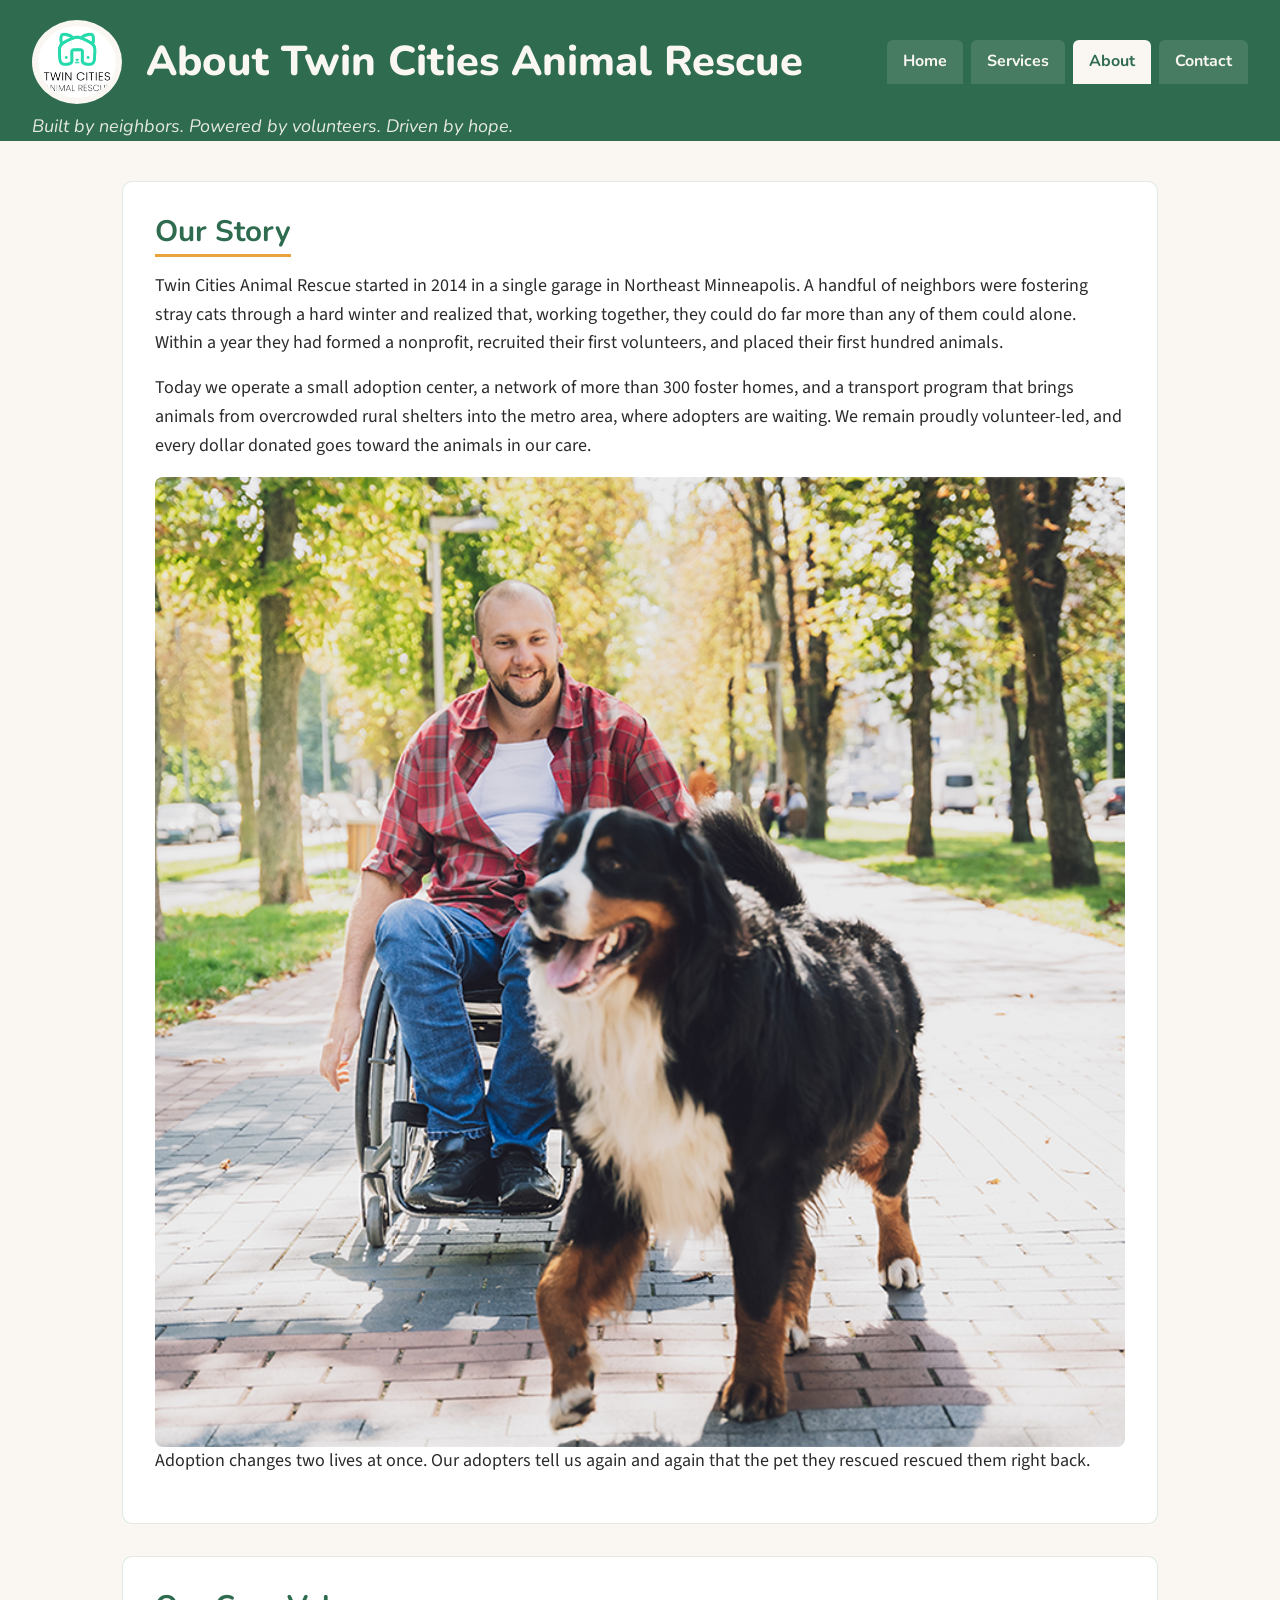
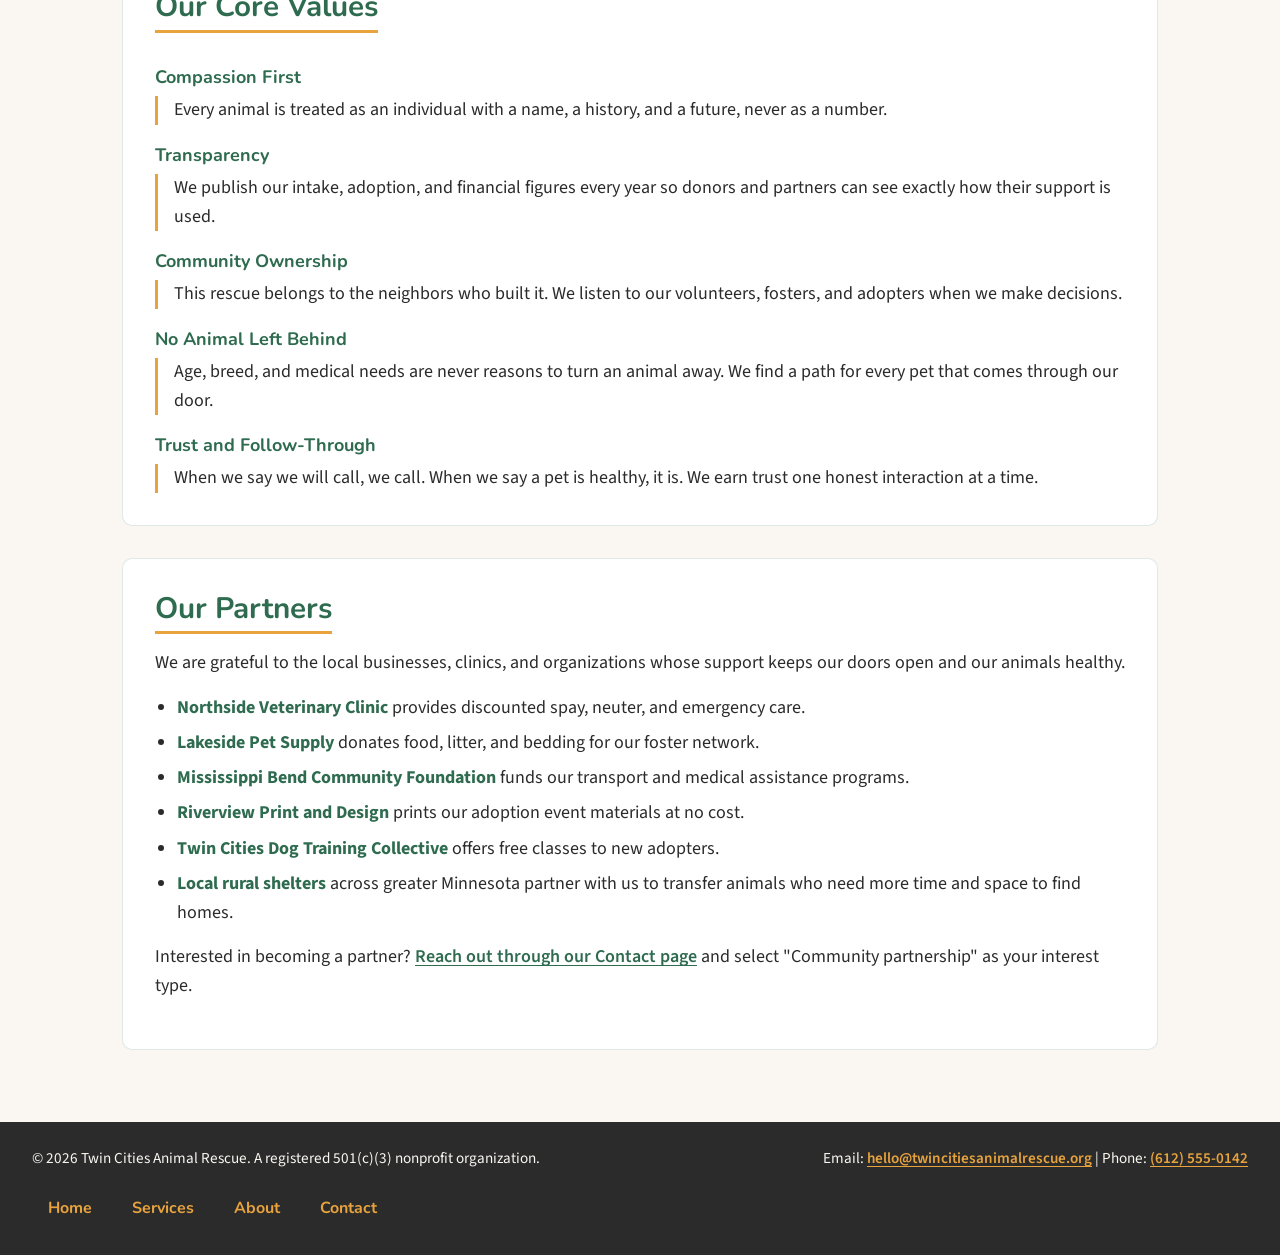
<file: about.html>
<!DOCTYPE html>
<html lang="en">
<head>
    <meta charset="UTF-8">
    <meta name="viewport" content="width=device-width, initial-scale=1.0">
    <meta name="description" content="The story, core values, and community partners behind Twin Cities Animal Rescue.">
    <title>Twin Cities Animal Rescue | About</title>
    <link rel="preconnect" href="https://fonts.googleapis.com">
    <link rel="preconnect" href="https://fonts.gstatic.com" crossorigin>
    <link href="https://fonts.googleapis.com/css2?family=Nunito:ital,wght@0,700;0,800;1,600&family=Source+Sans+3:wght@400;600&display=swap" rel="stylesheet">
    <link rel="stylesheet" href="styles.css">
</head>
<body>
    <header>
        <img src="rescue-logo_c.png" alt="Twin Cities Animal Rescue logo" width="120">
        <h1>About Twin Cities Animal Rescue</h1>
        <p>Built by neighbors. Powered by volunteers. Driven by hope.</p>
        <nav aria-label="Main navigation">
            <ul>
                <li><a href="index.html">Home</a></li>
                <li><a href="services.html">Services</a></li>
                <li><a href="about.html" aria-current="page">About</a></li>
                <li><a href="contact.html">Contact</a></li>
            </ul>
        </nav>
    </header>

    <main>
        <section aria-labelledby="story-heading">
            <h2 id="story-heading">Our Story</h2>
            <p>Twin Cities Animal Rescue started in 2014 in a single garage in Northeast Minneapolis. A handful of neighbors were fostering stray cats through a hard winter and realized that, working together, they could do far more than any of them could alone. Within a year they had formed a nonprofit, recruited their first volunteers, and placed their first hundred animals.</p>
            <p>Today we operate a small adoption center, a network of more than 300 foster homes, and a transport program that brings animals from overcrowded rural shelters into the metro area, where adopters are waiting. We remain proudly volunteer-led, and every dollar donated goes toward the animals in our care.</p>

            <picture>
                <source media="(min-width: 800px)" srcset="rescue-feature-large_c.png">
                <img src="rescue-feature-small_c.png" alt="A smiling man in a red plaid shirt using a wheelchair walks along a tree-lined brick path with his adopted Bernese Mountain Dog" width="800">
            </picture>
            <p>Adoption changes two lives at once. Our adopters tell us again and again that the pet they rescued rescued them right back.</p>
        </section>

        <section aria-labelledby="values-heading">
            <h2 id="values-heading">Our Core Values</h2>
            <dl>
                <dt>Compassion First</dt>
                <dd>Every animal is treated as an individual with a name, a history, and a future, never as a number.</dd>

                <dt>Transparency</dt>
                <dd>We publish our intake, adoption, and financial figures every year so donors and partners can see exactly how their support is used.</dd>

                <dt>Community Ownership</dt>
                <dd>This rescue belongs to the neighbors who built it. We listen to our volunteers, fosters, and adopters when we make decisions.</dd>

                <dt>No Animal Left Behind</dt>
                <dd>Age, breed, and medical needs are never reasons to turn an animal away. We find a path for every pet that comes through our door.</dd>

                <dt>Trust and Follow-Through</dt>
                <dd>When we say we will call, we call. When we say a pet is healthy, it is. We earn trust one honest interaction at a time.</dd>
            </dl>
        </section>

        <section aria-labelledby="partners-heading">
            <h2 id="partners-heading">Our Partners</h2>
            <p>We are grateful to the local businesses, clinics, and organizations whose support keeps our doors open and our animals healthy.</p>
            <ul>
                <li><strong>Northside Veterinary Clinic</strong> provides discounted spay, neuter, and emergency care.</li>
                <li><strong>Lakeside Pet Supply</strong> donates food, litter, and bedding for our foster network.</li>
                <li><strong>Mississippi Bend Community Foundation</strong> funds our transport and medical assistance programs.</li>
                <li><strong>Riverview Print and Design</strong> prints our adoption event materials at no cost.</li>
                <li><strong>Twin Cities Dog Training Collective</strong> offers free classes to new adopters.</li>
                <li><strong>Local rural shelters</strong> across greater Minnesota partner with us to transfer animals who need more time and space to find homes.</li>
            </ul>
            <p>Interested in becoming a partner? <a href="contact.html">Reach out through our Contact page</a> and select "Community partnership" as your interest type.</p>
        </section>
    </main>

    <footer>
        <p>&copy; 2026 Twin Cities Animal Rescue. A registered 501(c)(3) nonprofit organization.</p>
        <p>Email: <a href="mailto:hello@twincitiesanimalrescue.org">hello@twincitiesanimalrescue.org</a> | Phone: <a href="tel:+16125550142">(612) 555-0142</a></p>
        <nav aria-label="Footer navigation">
            <ul>
                <li><a href="index.html">Home</a></li>
                <li><a href="services.html">Services</a></li>
                <li><a href="about.html">About</a></li>
                <li><a href="contact.html">Contact</a></li>
            </ul>
        </nav>
    </footer>
    <script src="script.js"></script>
</body>
</html>
</file>
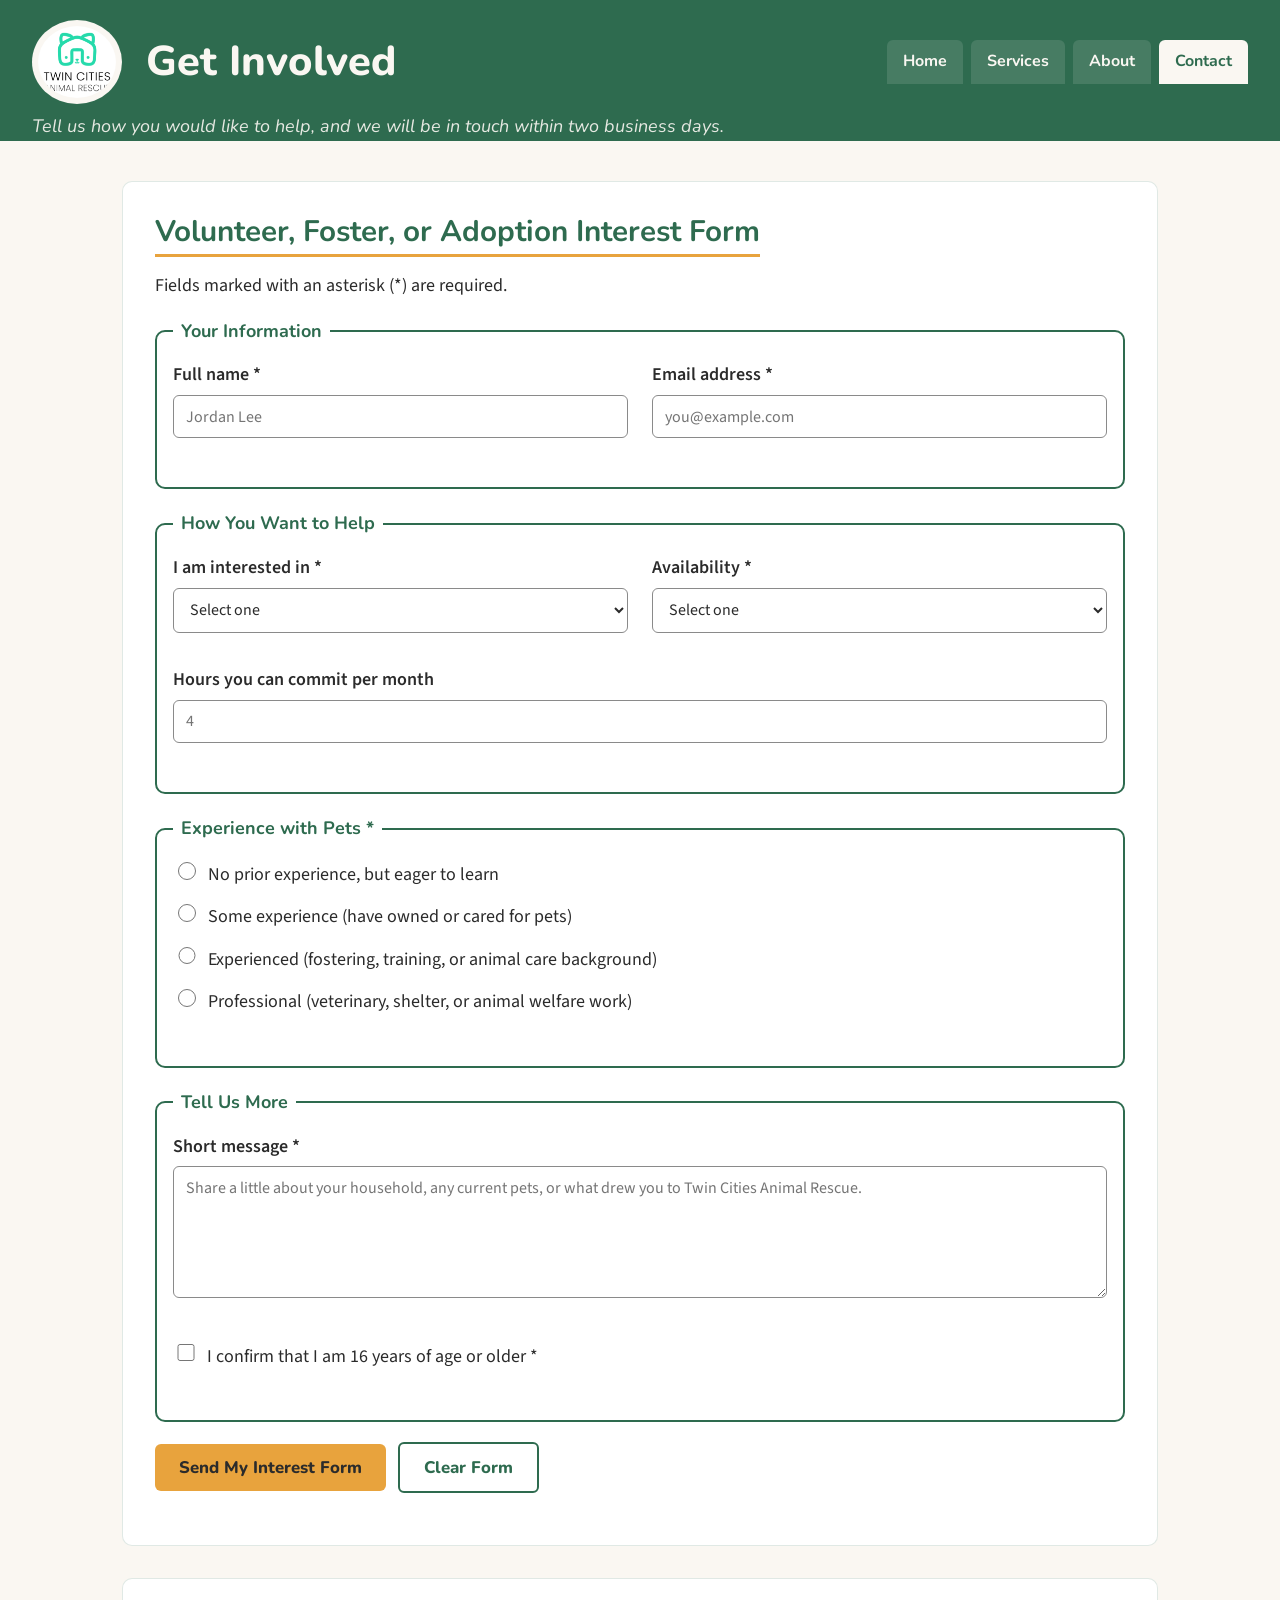
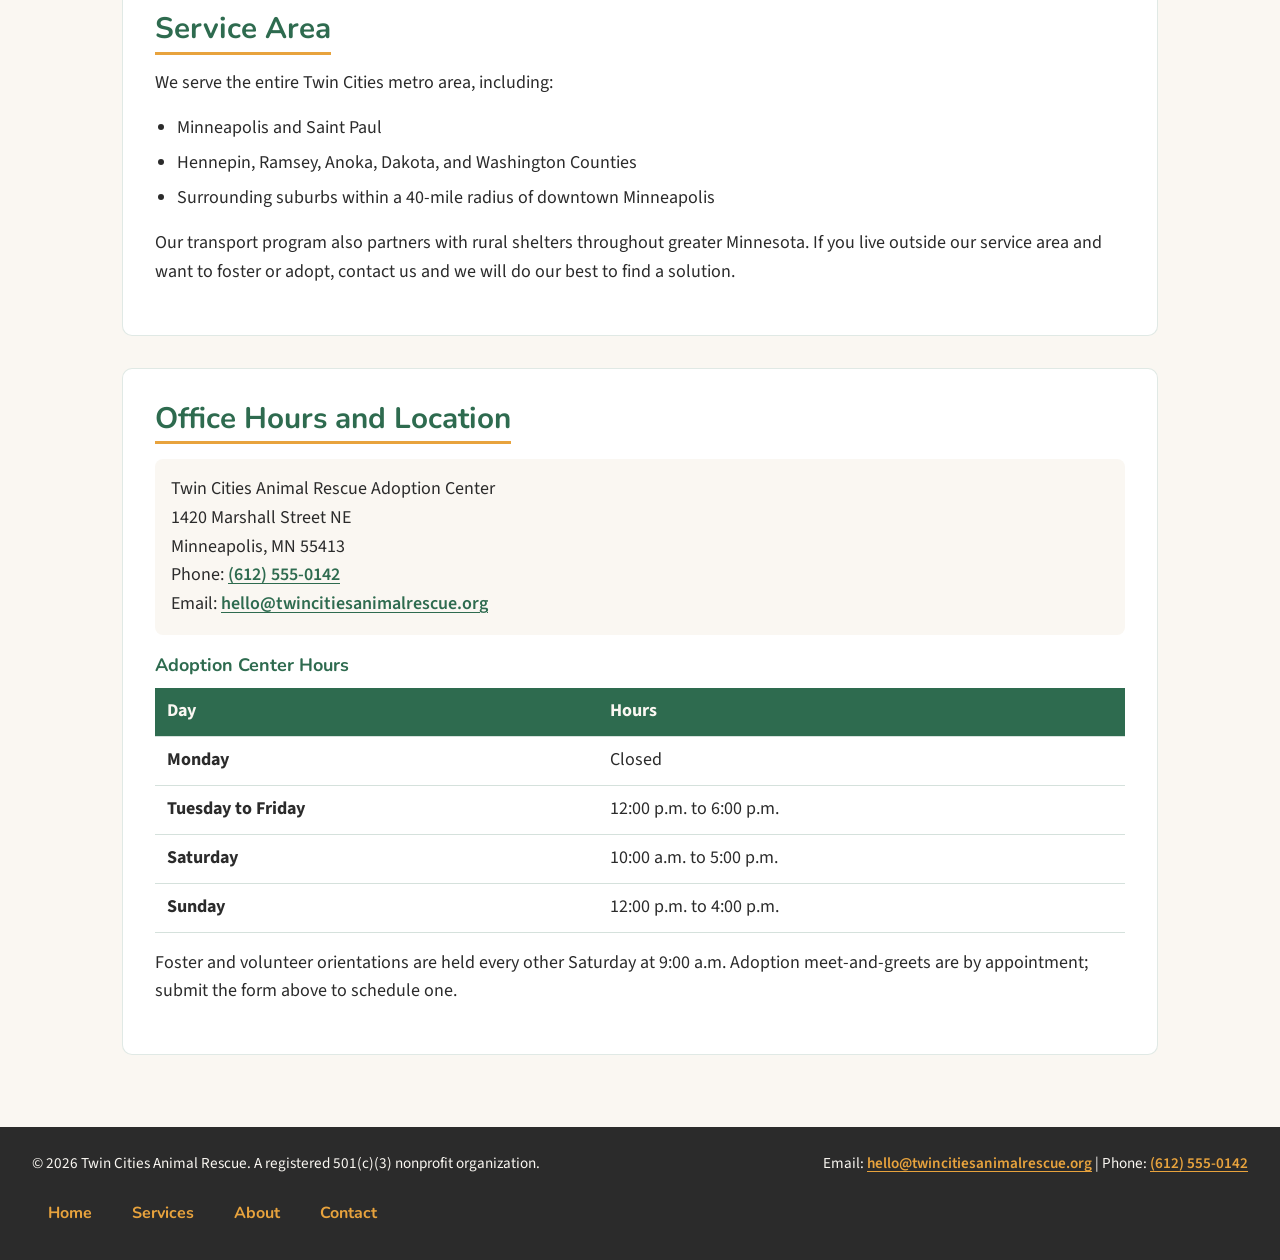
<file: contact.html>
<!DOCTYPE html>
<html lang="en">
<head>
    <meta charset="UTF-8">
    <meta name="viewport" content="width=device-width, initial-scale=1.0">
    <meta name="description" content="Contact Twin Cities Animal Rescue to volunteer, foster, or ask about adoption. Find our service area and office hours.">
    <title>Twin Cities Animal Rescue | Contact</title>
    <link rel="preconnect" href="https://fonts.googleapis.com">
    <link rel="preconnect" href="https://fonts.gstatic.com" crossorigin>
    <link href="https://fonts.googleapis.com/css2?family=Nunito:ital,wght@0,700;0,800;1,600&family=Source+Sans+3:wght@400;600&display=swap" rel="stylesheet">
    <link rel="stylesheet" href="styles.css">
</head>
<body>
    <header>
        <img src="rescue-logo_c.png" alt="Twin Cities Animal Rescue logo" width="120">
        <h1>Get Involved</h1>
        <p>Tell us how you would like to help, and we will be in touch within two business days.</p>
        <nav aria-label="Main navigation">
            <ul>
                <li><a href="index.html">Home</a></li>
                <li><a href="services.html">Services</a></li>
                <li><a href="about.html">About</a></li>
                <li><a href="contact.html" aria-current="page">Contact</a></li>
            </ul>
        </nav>
    </header>

    <main>
        <section aria-labelledby="form-heading">
            <h2 id="form-heading">Volunteer, Foster, or Adoption Interest Form</h2>
            <p>Fields marked with an asterisk (*) are required.</p>

            <form action="#" method="post">
                <fieldset>
                    <legend>Your Information</legend>

                    <p>
                        <label for="full-name">Full name *</label><br>
                        <input type="text" id="full-name" name="full-name" required minlength="2" maxlength="80" autocomplete="name" placeholder="Jordan Lee">
                    </p>

                    <p>
                        <label for="email">Email address *</label><br>
                        <input type="email" id="email" name="email" required autocomplete="email" placeholder="you@example.com">
                    </p>
                </fieldset>

                <fieldset>
                    <legend>How You Want to Help</legend>

                    <p>
                        <label for="interest">I am interested in *</label><br>
                        <select id="interest" name="interest" required>
                            <option value="">Select one</option>
                            <option value="volunteer">Volunteering</option>
                            <option value="foster">Fostering</option>
                            <option value="adoption">Adoption information</option>
                            <option value="donate">Donating</option>
                            <option value="partnership">Community partnership</option>
                        </select>
                    </p>

                    <p>
                        <label for="availability">Availability *</label><br>
                        <select id="availability" name="availability" required>
                            <option value="">Select one</option>
                            <option value="weekday-mornings">Weekday mornings</option>
                            <option value="weekday-afternoons">Weekday afternoons</option>
                            <option value="weekday-evenings">Weekday evenings</option>
                            <option value="weekends">Weekends</option>
                            <option value="flexible">Flexible / varies</option>
                        </select>
                    </p>

                    <p>
                        <label for="hours-per-month">Hours you can commit per month</label><br>
                        <input type="number" id="hours-per-month" name="hours-per-month" min="1" max="160" step="1" placeholder="4">
                    </p>
                </fieldset>

                <fieldset>
                    <legend>Experience with Pets *</legend>
                    <p>
                        <input type="radio" id="exp-none" name="experience" value="none" required>
                        <label for="exp-none">No prior experience, but eager to learn</label>
                    </p>
                    <p>
                        <input type="radio" id="exp-some" name="experience" value="some">
                        <label for="exp-some">Some experience (have owned or cared for pets)</label>
                    </p>
                    <p>
                        <input type="radio" id="exp-experienced" name="experience" value="experienced">
                        <label for="exp-experienced">Experienced (fostering, training, or animal care background)</label>
                    </p>
                    <p>
                        <input type="radio" id="exp-professional" name="experience" value="professional">
                        <label for="exp-professional">Professional (veterinary, shelter, or animal welfare work)</label>
                    </p>
                </fieldset>

                <fieldset>
                    <legend>Tell Us More</legend>
                    <p>
                        <label for="message">Short message *</label><br>
                        <textarea id="message" name="message" rows="5" cols="40" required minlength="10" maxlength="500" placeholder="Share a little about your household, any current pets, or what drew you to Twin Cities Animal Rescue."></textarea>
                    </p>
                    <p>
                        <input type="checkbox" id="age-confirm" name="age-confirm" value="yes" required>
                        <label for="age-confirm">I confirm that I am 16 years of age or older *</label>
                    </p>
                </fieldset>

                <p>
                    <button type="submit">Send My Interest Form</button>
                    <button type="reset">Clear Form</button>
                </p>
            </form>
        </section>

        <section aria-labelledby="area-heading">
            <h2 id="area-heading">Service Area</h2>
            <p>We serve the entire Twin Cities metro area, including:</p>
            <ul>
                <li>Minneapolis and Saint Paul</li>
                <li>Hennepin, Ramsey, Anoka, Dakota, and Washington Counties</li>
                <li>Surrounding suburbs within a 40-mile radius of downtown Minneapolis</li>
            </ul>
            <p>Our transport program also partners with rural shelters throughout greater Minnesota. If you live outside our service area and want to foster or adopt, contact us and we will do our best to find a solution.</p>
        </section>

        <section aria-labelledby="hours-heading">
            <h2 id="hours-heading">Office Hours and Location</h2>
            <address>
                Twin Cities Animal Rescue Adoption Center<br>
                1420 Marshall Street NE<br>
                Minneapolis, MN 55413<br>
                Phone: <a href="tel:+16125550142">(612) 555-0142</a><br>
                Email: <a href="mailto:hello@twincitiesanimalrescue.org">hello@twincitiesanimalrescue.org</a>
            </address>
            <table>
                <caption>Adoption Center Hours</caption>
                <thead>
                    <tr>
                        <th scope="col">Day</th>
                        <th scope="col">Hours</th>
                    </tr>
                </thead>
                <tbody>
                    <tr>
                        <th scope="row">Monday</th>
                        <td>Closed</td>
                    </tr>
                    <tr>
                        <th scope="row">Tuesday to Friday</th>
                        <td>12:00 p.m. to 6:00 p.m.</td>
                    </tr>
                    <tr>
                        <th scope="row">Saturday</th>
                        <td>10:00 a.m. to 5:00 p.m.</td>
                    </tr>
                    <tr>
                        <th scope="row">Sunday</th>
                        <td>12:00 p.m. to 4:00 p.m.</td>
                    </tr>
                </tbody>
            </table>
            <p>Foster and volunteer orientations are held every other Saturday at 9:00 a.m. Adoption meet-and-greets are by appointment; submit the form above to schedule one.</p>
        </section>
    </main>

    <footer>
        <p>&copy; 2026 Twin Cities Animal Rescue. A registered 501(c)(3) nonprofit organization.</p>
        <p>Email: <a href="mailto:hello@twincitiesanimalrescue.org">hello@twincitiesanimalrescue.org</a> | Phone: <a href="tel:+16125550142">(612) 555-0142</a></p>
        <nav aria-label="Footer navigation">
            <ul>
                <li><a href="index.html">Home</a></li>
                <li><a href="services.html">Services</a></li>
                <li><a href="about.html">About</a></li>
                <li><a href="contact.html">Contact</a></li>
            </ul>
        </nav>
    </footer>
    <script src="script.js"></script>
</body>
</html>
</file>
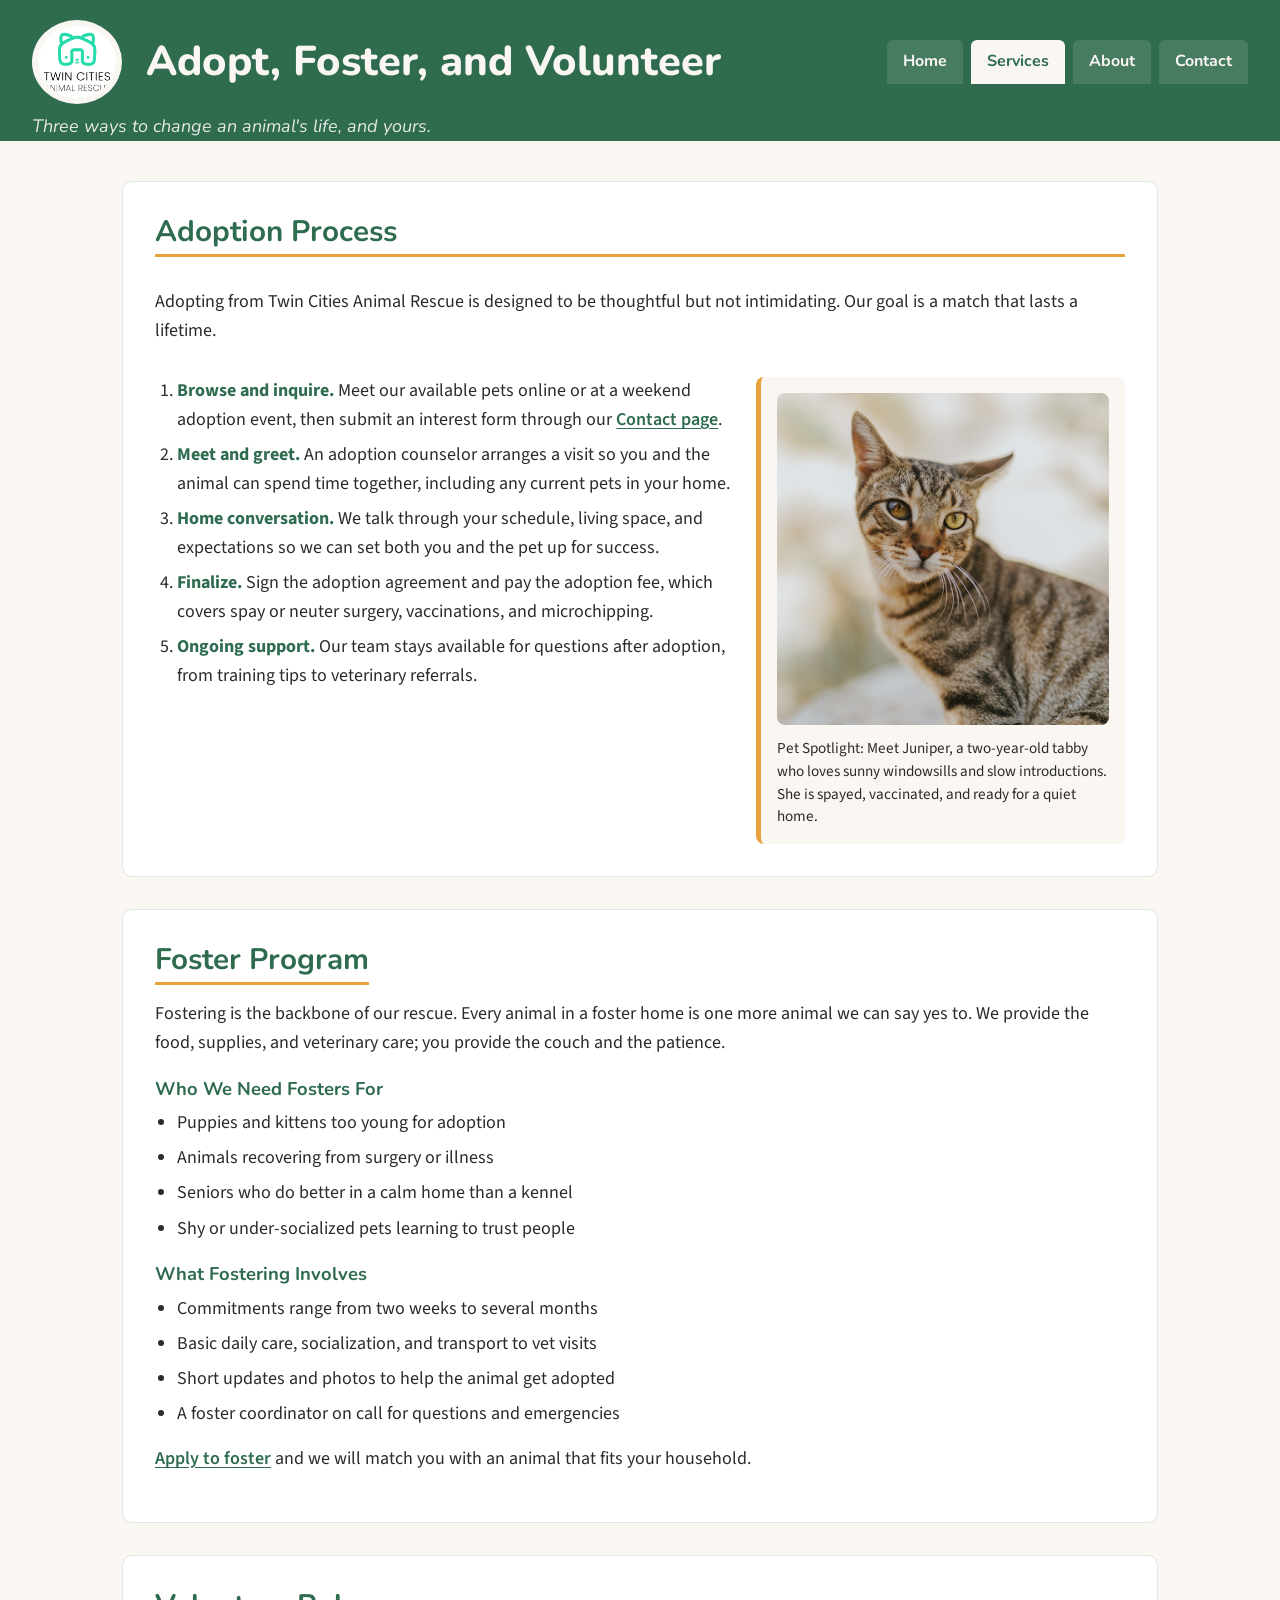
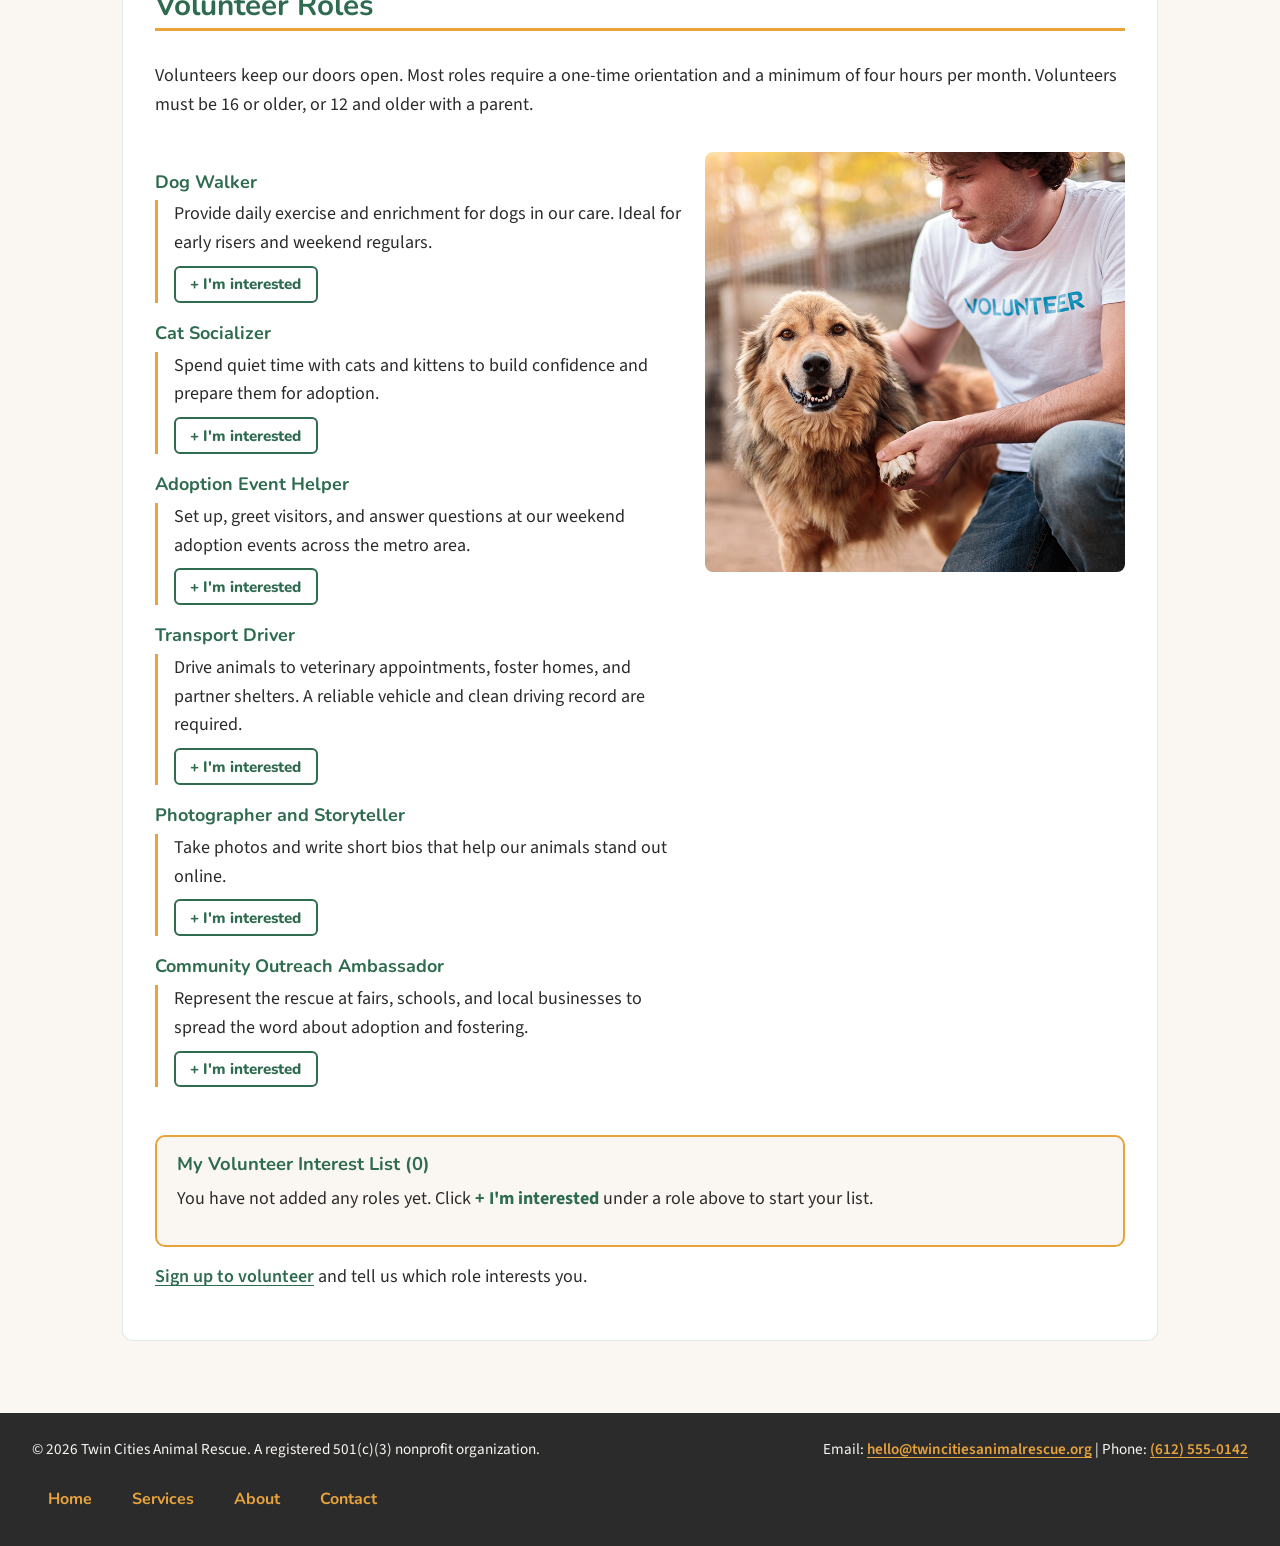
<file: services.html>
<!DOCTYPE html>
<html lang="en">
<head>
    <meta charset="UTF-8">
    <meta name="viewport" content="width=device-width, initial-scale=1.0">
    <meta name="description" content="Learn how adoption, fostering, and volunteering work at Twin Cities Animal Rescue, and find the role that fits you.">
    <title>Twin Cities Animal Rescue | Services</title>
    <link rel="preconnect" href="https://fonts.googleapis.com">
    <link rel="preconnect" href="https://fonts.gstatic.com" crossorigin>
    <link href="https://fonts.googleapis.com/css2?family=Nunito:ital,wght@0,700;0,800;1,600&family=Source+Sans+3:wght@400;600&display=swap" rel="stylesheet">
    <link rel="stylesheet" href="styles.css">
</head>
<body>
    <header>
        <img src="rescue-logo_c.png" alt="Twin Cities Animal Rescue logo" width="120">
        <h1>Adopt, Foster, and Volunteer</h1>
        <p>Three ways to change an animal's life, and yours.</p>
        <nav aria-label="Main navigation">
            <ul>
                <li><a href="index.html">Home</a></li>
                <li><a href="services.html" aria-current="page">Services</a></li>
                <li><a href="about.html">About</a></li>
                <li><a href="contact.html">Contact</a></li>
            </ul>
        </nav>
    </header>

    <main>
        <section id="adoption" aria-labelledby="adoption-heading">
            <h2 id="adoption-heading">Adoption Process</h2>
            <p>Adopting from Twin Cities Animal Rescue is designed to be thoughtful but not intimidating. Our goal is a match that lasts a lifetime.</p>
            <ol>
                <li><strong>Browse and inquire.</strong> Meet our available pets online or at a weekend adoption event, then submit an interest form through our <a href="contact.html">Contact page</a>.</li>
                <li><strong>Meet and greet.</strong> An adoption counselor arranges a visit so you and the animal can spend time together, including any current pets in your home.</li>
                <li><strong>Home conversation.</strong> We talk through your schedule, living space, and expectations so we can set both you and the pet up for success.</li>
                <li><strong>Finalize.</strong> Sign the adoption agreement and pay the adoption fee, which covers spay or neuter surgery, vaccinations, and microchipping.</li>
                <li><strong>Ongoing support.</strong> Our team stays available for questions after adoption, from training tips to veterinary referrals.</li>
            </ol>

            <figure>
                <img src="rescue-pet-spotlight_c.png" alt="Close-up of a brown tabby cat with green eyes and long white whiskers sitting outdoors in soft sunlight" width="400">
                <figcaption>Pet Spotlight: Meet Juniper, a two-year-old tabby who loves sunny windowsills and slow introductions. She is spayed, vaccinated, and ready for a quiet home.</figcaption>
            </figure>
        </section>

        <section id="foster" aria-labelledby="foster-heading">
            <h2 id="foster-heading">Foster Program</h2>
            <p>Fostering is the backbone of our rescue. Every animal in a foster home is one more animal we can say yes to. We provide the food, supplies, and veterinary care; you provide the couch and the patience.</p>
            <h3>Who We Need Fosters For</h3>
            <ul>
                <li>Puppies and kittens too young for adoption</li>
                <li>Animals recovering from surgery or illness</li>
                <li>Seniors who do better in a calm home than a kennel</li>
                <li>Shy or under-socialized pets learning to trust people</li>
            </ul>
            <h3>What Fostering Involves</h3>
            <ul>
                <li>Commitments range from two weeks to several months</li>
                <li>Basic daily care, socialization, and transport to vet visits</li>
                <li>Short updates and photos to help the animal get adopted</li>
                <li>A foster coordinator on call for questions and emergencies</li>
            </ul>
            <p><a href="contact.html">Apply to foster</a> and we will match you with an animal that fits your household.</p>
        </section>

        <section id="volunteer" aria-labelledby="volunteer-heading">
            <h2 id="volunteer-heading">Volunteer Roles</h2>
            <p>Volunteers keep our doors open. Most roles require a one-time orientation and a minimum of four hours per month. Volunteers must be 16 or older, or 12 and older with a parent.</p>
            <img src="rescue-volunteer_c.png" alt="A volunteer in a white Volunteer t-shirt kneels beside a smiling long-haired dog and gently holds its paw in an outdoor kennel area" width="400">
            <dl>
                <dt>Dog Walker</dt>
                <dd>Provide daily exercise and enrichment for dogs in our care. Ideal for early risers and weekend regulars.</dd>

                <dt>Cat Socializer</dt>
                <dd>Spend quiet time with cats and kittens to build confidence and prepare them for adoption.</dd>

                <dt>Adoption Event Helper</dt>
                <dd>Set up, greet visitors, and answer questions at our weekend adoption events across the metro area.</dd>

                <dt>Transport Driver</dt>
                <dd>Drive animals to veterinary appointments, foster homes, and partner shelters. A reliable vehicle and clean driving record are required.</dd>

                <dt>Photographer and Storyteller</dt>
                <dd>Take photos and write short bios that help our animals stand out online.</dd>

                <dt>Community Outreach Ambassador</dt>
                <dd>Represent the rescue at fairs, schools, and local businesses to spread the word about adoption and fostering.</dd>
            </dl>
            <p><a href="contact.html">Sign up to volunteer</a> and tell us which role interests you.</p>
        </section>
    </main>

    <footer>
        <p>&copy; 2026 Twin Cities Animal Rescue. A registered 501(c)(3) nonprofit organization.</p>
        <p>Email: <a href="mailto:hello@twincitiesanimalrescue.org">hello@twincitiesanimalrescue.org</a> | Phone: <a href="tel:+16125550142">(612) 555-0142</a></p>
        <nav aria-label="Footer navigation">
            <ul>
                <li><a href="index.html">Home</a></li>
                <li><a href="services.html">Services</a></li>
                <li><a href="about.html">About</a></li>
                <li><a href="contact.html">Contact</a></li>
            </ul>
        </nav>
    </footer>
    <script src="script.js"></script>
</body>
</html>
</file>
<file: styles.css>
/* ==========================================================================
   Twin Cities Animal Rescue — styles.css
   Mobile-first stylesheet. Base styles target small screens; the single
   media query at the bottom adjusts layout for screens 800px and wider.

   Color palette (4 colors):
     --green   #2E6B4F  forest green  — trust, calm, primary brand color
     --amber   #E8A33D  warm amber    — hope, energy, calls to action
     --cream   #FAF7F2  soft cream    — page background, easy on the eyes
     --ink     #2B2B2B  charcoal      — body text, strong contrast on cream

   Typography (2 font families):
     Nunito        — headings, nav, buttons (rounded, friendly, hopeful)
     Source Sans 3 — body text, forms (clean, highly readable)
   ========================================================================== */

:root {
  --green: #2E6B4F;
  --amber: #E8A33D;
  --cream: #FAF7F2;
  --ink: #2B2B2B;
  --font-heading: "Nunito", "Trebuchet MS", Arial, sans-serif;
  --font-body: "Source Sans 3", "Segoe UI", Helvetica, Arial, sans-serif;
}

/* ---------- Base / reset ---------- */

*,
*::before,
*::after {
  box-sizing: border-box;
}

html {
  font-size: 100%;
  scroll-behavior: smooth;
}

body {
  margin: 0;
  background-color: var(--cream);
  color: var(--ink);
  font-family: var(--font-body);
  font-size: 1.0625rem;
  line-height: 1.6;
}

img,
video {
  max-width: 100%;
  height: auto;
  display: block;
  border-radius: 8px;
}

a {
  color: var(--green);
  font-weight: 600;
  text-decoration: underline;
  text-underline-offset: 3px;
}

a:hover,
a:focus {
  color: var(--amber);
}

a:focus-visible,
button:focus-visible,
input:focus-visible,
select:focus-visible,
textarea:focus-visible {
  outline: 3px solid var(--amber);
  outline-offset: 2px;
}

/* ---------- Typography ---------- */

h1,
h2,
h3 {
  font-family: var(--font-heading);
  color: var(--green);
  line-height: 1.2;
  margin: 0 0 0.5em;
}

h1 {
  font-size: 1.9rem;
  font-weight: 800;
}

h2 {
  font-size: 1.5rem;
  font-weight: 700;
  padding-bottom: 0.3rem;
  border-bottom: 3px solid var(--amber);
  display: inline-block;
}

h3 {
  font-size: 1.15rem;
  font-weight: 700;
  margin-top: 1.25rem;
}

p {
  margin: 0 0 1rem;
}

ul,
ol {
  padding-left: 1.4rem;
  margin: 0 0 1rem;
}

li {
  margin-bottom: 0.4rem;
}

strong {
  color: var(--green);
}

/* ---------- Header ---------- */

header {
  background-color: var(--green);
  color: var(--cream);
  padding: 1.25rem 1rem 0;
  text-align: center;
  display: flex;
  flex-direction: column;
  align-items: center;
  gap: 0.5rem;
}

header img {
  width: 90px;
  border-radius: 50%;
  background-color: var(--cream);
  padding: 6px;
}

header h1 {
  color: var(--cream);
  margin: 0;
}

header p {
  margin: 0;
  font-family: var(--font-heading);
  font-style: italic;
  opacity: 0.9;
}

/* ---------- Navigation (shared by header and footer) ---------- */

nav ul {
  list-style: none;
  margin: 0.75rem 0 0;
  padding: 0;
  display: flex;
  flex-wrap: wrap;
  justify-content: center;
  gap: 0.5rem;
  width: 100%;
}

nav li {
  margin: 0;
}

nav a {
  display: block;
  font-family: var(--font-heading);
  font-weight: 700;
  font-size: 1rem;
  text-decoration: none;
  color: var(--cream);
  background-color: rgba(250, 247, 242, 0.12);
  padding: 0.6rem 1rem;
  border-radius: 6px 6px 0 0;
}

nav a:hover,
nav a:focus {
  background-color: var(--amber);
  color: var(--ink);
}

nav a[aria-current="page"] {
  background-color: var(--cream);
  color: var(--green);
}

/* ---------- Main content ---------- */

main {
  padding: 1.5rem 1rem;
  max-width: 1100px;
  margin: 0 auto;
}

section {
  background-color: #ffffff;
  border: 1px solid rgba(46, 107, 79, 0.15);
  border-radius: 10px;
  padding: 1.25rem;
  margin-bottom: 1.5rem;
}

/* Sections that pair text with an image stack on mobile,
   then sit side by side on wider screens (see media query). */
section:has(> img),
section:has(> figure) {
  display: flex;
  flex-direction: column;
  gap: 1rem;
}

section > img,
figure img {
  width: 100%;
  max-width: 420px;
  align-self: center;
}

figure {
  margin: 0;
  background-color: var(--cream);
  border-left: 5px solid var(--amber);
  border-radius: 8px;
  padding: 1rem;
  display: flex;
  flex-direction: column;
  gap: 0.75rem;
}

figcaption {
  font-size: 0.95rem;
  line-height: 1.5;
}

picture img {
  width: 100%;
  max-width: 100%;
}

video {
  width: 100%;
  background-color: var(--ink);
}

/* Description lists (volunteer roles, core values) */

dl {
  margin: 0;
}

dt {
  font-family: var(--font-heading);
  font-weight: 700;
  color: var(--green);
  margin-top: 1rem;
}

dd {
  margin: 0.25rem 0 0;
  padding-left: 1rem;
  border-left: 3px solid var(--amber);
}

/* Impact statistics on the home page */

#impact-heading + p + ul {
  list-style: none;
  padding: 0;
  display: flex;
  flex-wrap: wrap;
  gap: 0.75rem;
}

#impact-heading + p + ul li {
  flex: 1 1 100%;
  background-color: var(--cream);
  border-top: 4px solid var(--amber);
  border-radius: 8px;
  padding: 0.9rem 1rem;
  margin: 0;
}

#impact-heading + p + ul strong {
  display: block;
  font-family: var(--font-heading);
  font-size: 1.8rem;
  line-height: 1.1;
}

/* Address and tables */

address {
  font-style: normal;
  margin-bottom: 1rem;
  padding: 1rem;
  background-color: var(--cream);
  border-radius: 8px;
}

table {
  width: 100%;
  border-collapse: collapse;
  margin-bottom: 1rem;
}

caption {
  font-family: var(--font-heading);
  font-weight: 700;
  text-align: left;
  color: var(--green);
  padding-bottom: 0.5rem;
}

th,
td {
  text-align: left;
  padding: 0.6rem 0.75rem;
  border-bottom: 1px solid rgba(46, 107, 79, 0.2);
}

thead th {
  background-color: var(--green);
  color: var(--cream);
}

/* ---------- Form ---------- */

form {
  display: flex;
  flex-direction: column;
  gap: 1.25rem;
}

fieldset {
  border: 2px solid var(--green);
  border-radius: 10px;
  padding: 1rem;
  margin: 0;
  display: flex;
  flex-direction: column;
  gap: 0.25rem;
}

legend {
  font-family: var(--font-heading);
  font-weight: 700;
  color: var(--green);
  padding: 0 0.5rem;
}

form p {
  margin: 0 0 0.75rem;
}

label {
  font-weight: 600;
}

input[type="text"],
input[type="email"],
input[type="number"],
select,
textarea {
  width: 100%;
  font-family: var(--font-body);
  font-size: 1rem;
  padding: 0.6rem 0.75rem;
  margin-top: 0.3rem;
  border: 1px solid #8a8a8a;
  border-radius: 6px;
  background-color: #ffffff;
  color: var(--ink);
}

input[type="radio"],
input[type="checkbox"] {
  width: 1.1rem;
  height: 1.1rem;
  margin-right: 0.5rem;
  accent-color: var(--green);
}

input[type="radio"] + label,
input[type="checkbox"] + label {
  font-weight: 400;
}

button {
  font-family: var(--font-heading);
  font-weight: 800;
  font-size: 1.05rem;
  padding: 0.75rem 1.5rem;
  border: none;
  border-radius: 6px;
  cursor: pointer;
  margin-right: 0.5rem;
  margin-bottom: 0.5rem;
}

button[type="submit"] {
  background-color: var(--amber);
  color: var(--ink);
}

button[type="submit"]:hover,
button[type="submit"]:focus {
  background-color: var(--green);
  color: var(--cream);
}

button[type="reset"] {
  background-color: transparent;
  color: var(--green);
  border: 2px solid var(--green);
}

/* ---------- Footer ---------- */

footer {
  background-color: var(--ink);
  color: var(--cream);
  padding: 1.5rem 1rem;
  text-align: center;
  font-size: 0.95rem;
}

footer p {
  margin-bottom: 0.5rem;
}

footer a {
  color: var(--amber);
}

footer nav a {
  background-color: transparent;
  border-radius: 6px;
}

/* ---------- Touchstone 4: interactive feature, validation, storage ---------- */

.interest-btn {
  display: block;
  margin-top: 0.5rem;
  padding: 0.4rem 0.9rem;
  font-size: 0.95rem;
  background-color: transparent;
  color: var(--green);
  border: 2px solid var(--green);
}

.interest-btn:hover,
.interest-btn:focus {
  background-color: var(--green);
  color: var(--cream);
}

.interest-btn.is-selected {
  background-color: var(--amber);
  border-color: var(--amber);
  color: var(--ink);
}

.interest-summary {
  margin-top: 1.5rem;
  padding: 1rem 1.25rem;
  background-color: var(--cream);
  border: 2px solid var(--amber);
  border-radius: 10px;
}

.interest-summary h3 {
  margin-top: 0;
}

.interest-list {
  list-style: none;
  padding: 0;
}

.interest-list li {
  display: flex;
  flex-wrap: wrap;
  align-items: center;
  gap: 0.5rem;
  padding: 0.5rem 0;
  border-bottom: 1px solid rgba(46, 107, 79, 0.2);
}

.commitment {
  font-size: 0.9rem;
  opacity: 0.8;
}

.remove-btn,
.link-btn {
  margin-left: auto;
  padding: 0.25rem 0.7rem;
  font-size: 0.85rem;
  background-color: transparent;
  color: var(--green);
  border: 1px solid var(--green);
}

.link-btn {
  margin-left: 1rem;
}

.cta-link {
  font-family: var(--font-heading);
  font-weight: 800;
}

.saved-note {
  padding: 0.75rem 1rem;
  background-color: var(--cream);
  border-left: 5px solid var(--amber);
  border-radius: 6px;
}

.error-message {
  display: block;
  min-height: 1.2em;
  margin-top: 0.25rem;
  font-size: 0.9rem;
  font-weight: 600;
  color: #A32D2D;
}

.is-invalid {
  border-color: #A32D2D !important;
  background-color: #FFF4F4 !important;
}

.success-message {
  padding: 1.25rem;
  background-color: var(--cream);
  border: 2px solid var(--green);
  border-radius: 10px;
}

/* ==========================================================================
   Media query: screens 800px and wider
   ========================================================================== */

@media (min-width: 800px) {
  body {
    font-size: 1.125rem;
  }

  h1 {
    font-size: 2.6rem;
  }

  h2 {
    font-size: 1.85rem;
  }

  /* Header becomes a horizontal bar: logo + title left, nav right */
  header {
    flex-direction: row;
    flex-wrap: wrap;
    justify-content: space-between;
    align-items: center;
    text-align: left;
    padding: 1.25rem 2rem 0;
    gap: 1rem 1.5rem;
  }

  header p {
    flex-basis: 100%;
    order: 3;
    margin-top: -0.5rem;
  }

  nav ul {
    width: auto;
    justify-content: flex-end;
    margin: 0;
  }

  header nav {
    order: 2;
    margin-left: auto;
  }

  header nav ul {
    align-self: flex-end;
  }

  main {
    padding: 2.5rem 2rem;
  }

  section {
    padding: 2rem;
    margin-bottom: 2rem;
  }

  /* Text + image sections sit side by side */
  section:has(> img),
  section:has(> figure) {
    flex-direction: row;
    flex-wrap: wrap;
    align-items: flex-start;
  }

  section:has(> img) > h2,
  section:has(> figure) > h2 {
    flex-basis: 100%;
  }

  section:has(> img) > p,
  section:has(> img) > ol,
  section:has(> img) > ul,
  section:has(> img) > dl,
  section:has(> figure) > p,
  section:has(> figure) > ol {
    flex: 1 1 55%;
  }

  section > img,
  section > figure {
    flex: 0 1 38%;
    align-self: flex-start;
  }

  /* Volunteer Roles: intro paragraph spans the row, then the role list
     and the volunteer photo share the next row */
  #volunteer > p:first-of-type {
    flex-basis: 100%;
  }

  #volunteer > img {
    order: 2;
  }

  #volunteer > dl {
    order: 1;
    flex: 1 1 55%;
  }

  #volunteer > .interest-summary {
    order: 3;
    flex-basis: 100%;
  }

  #volunteer > p:last-of-type {
    order: 4;
    flex-basis: 100%;
  }

  /* Impact stats: five tiles in a row */
  #impact-heading + p + ul li {
    flex: 1 1 160px;
  }

  /* Form: name/email and interest/availability can share a row */
  fieldset {
    flex-direction: row;
    flex-wrap: wrap;
    gap: 0 1.5rem;
  }

  fieldset > p {
    flex: 1 1 45%;
  }

  fieldset > p:has(textarea),
  fieldset > p:has(input[type="radio"]),
  fieldset > p:has(input[type="checkbox"]) {
    flex-basis: 100%;
  }

  footer {
    display: flex;
    flex-wrap: wrap;
    justify-content: space-between;
    align-items: center;
    text-align: left;
    padding: 1.5rem 2rem;
  }

  footer nav {
    flex-basis: 100%;
    margin-top: 0.5rem;
  }

  footer nav ul {
    justify-content: flex-start;
  }
}
</file>
